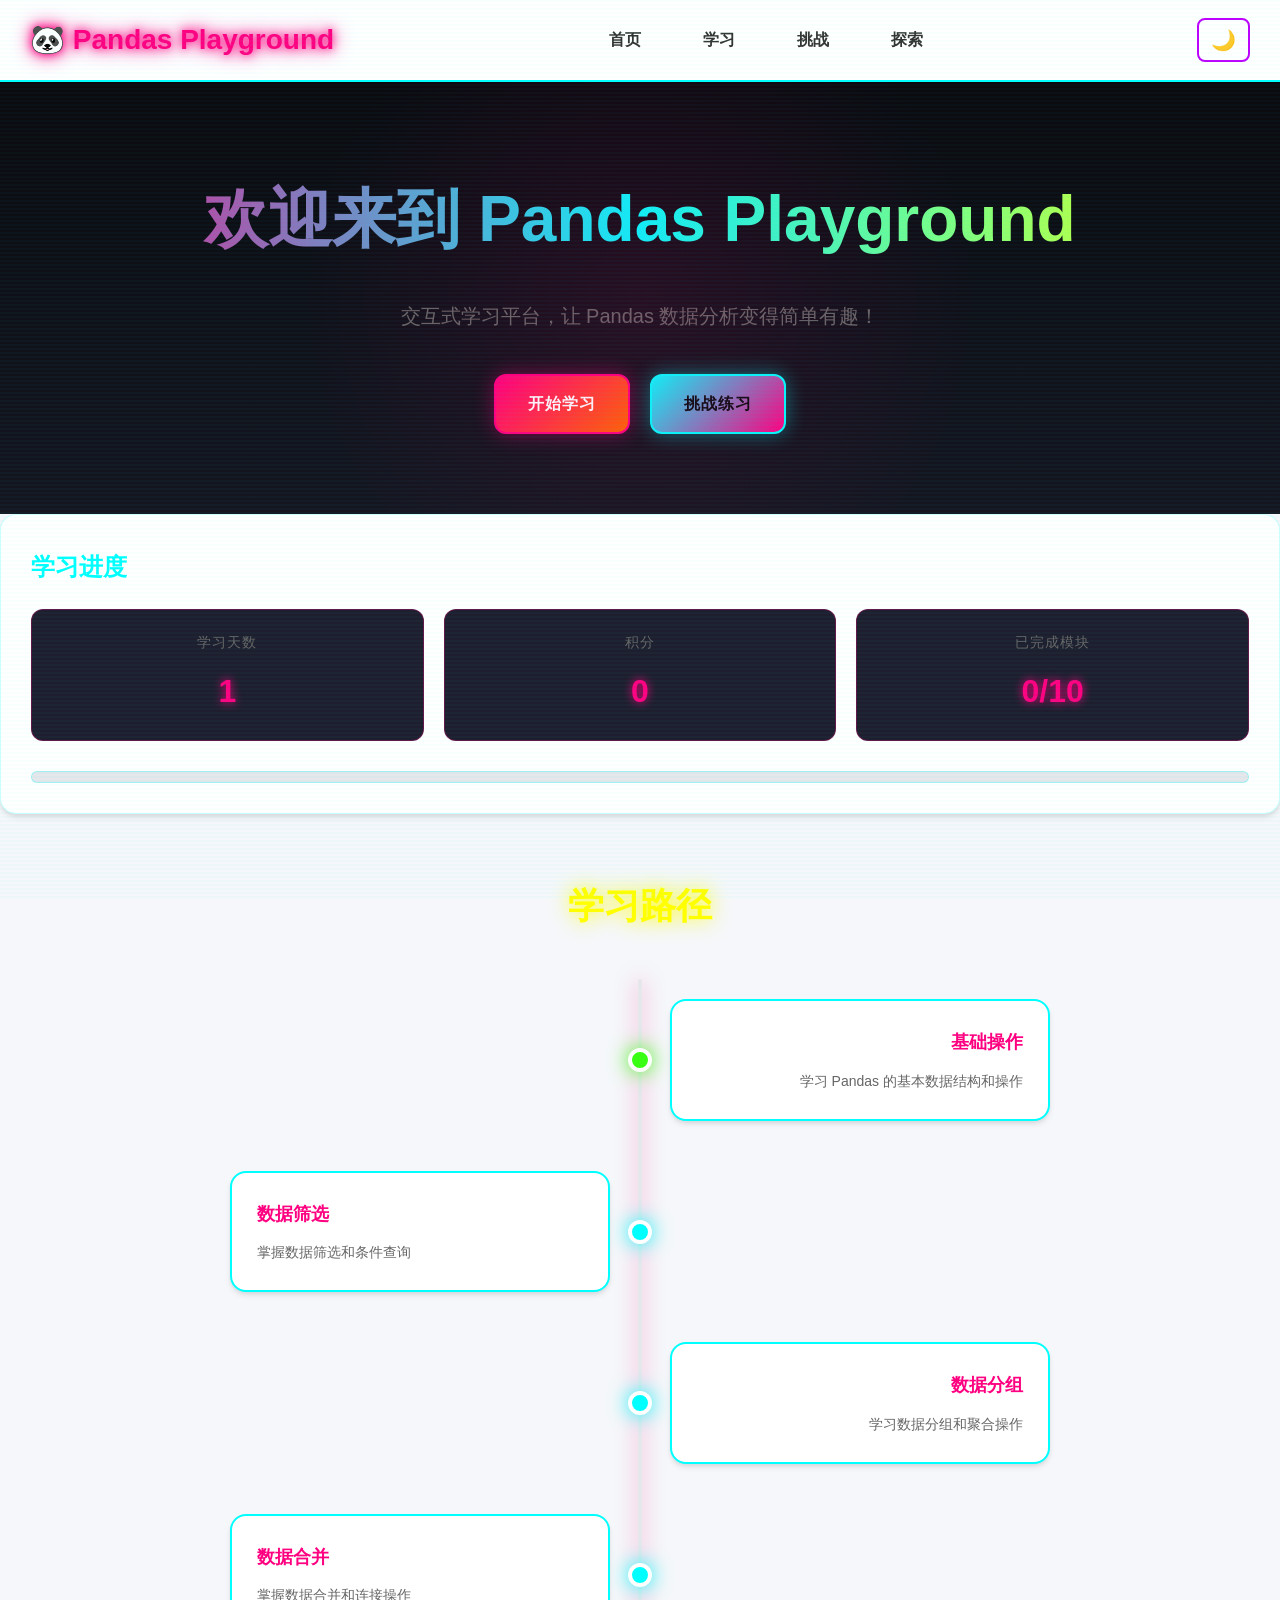
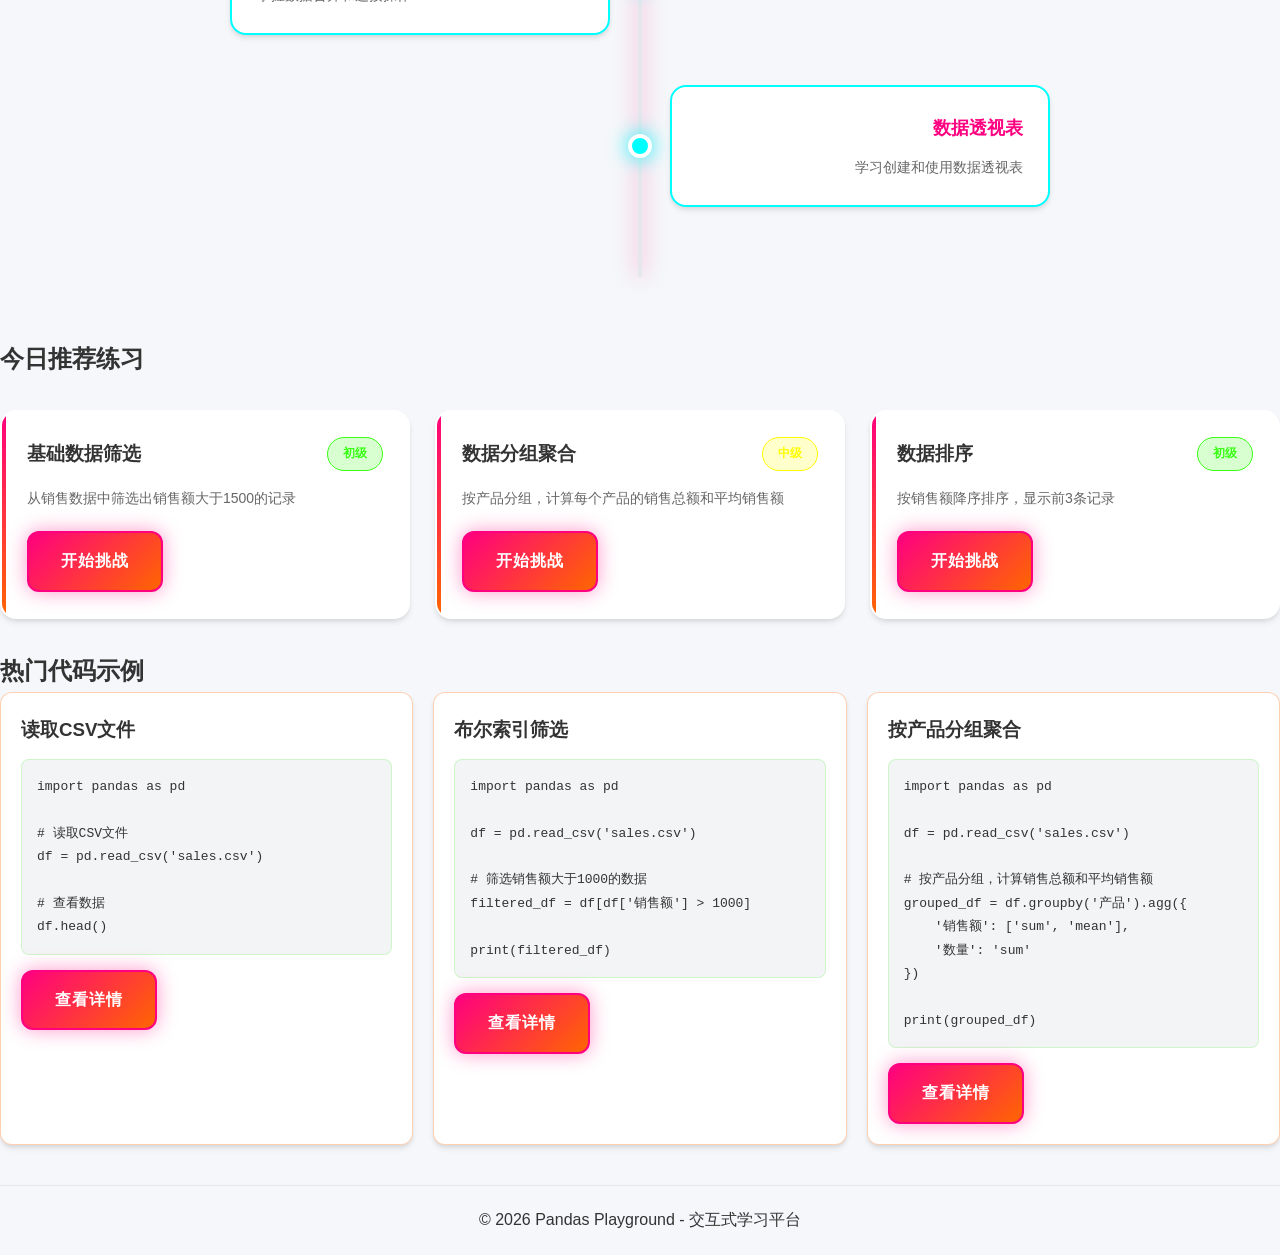
<file: index.html>
<!DOCTYPE html>
<html lang="zh-CN">
<head>
  <meta charset="UTF-8">
  <meta name="viewport" content="width=device-width, initial-scale=1.0">
  <title>Pandas Playground - 交互式学习平台</title>
  <link rel="stylesheet" href="css/style.css">
  <link rel="stylesheet" href="css/themes.css">
  <link href="https://fonts.googleapis.com/css2?family=Inter:wght@300;400;500;600;700&display=swap" rel="stylesheet">
</head>
<body>
  <!-- 导航栏 -->
  <nav class="navbar">
    <div class="container navbar-container">
      <a href="index.html" class="navbar-logo">
        🐼 Pandas Playground
      </a>
      <ul class="navbar-menu">
        <li><a href="index.html">首页</a></li>
        <li><a href="learn.html">学习</a></li>
        <li><a href="challenges.html">挑战</a></li>
        <li><a href="explore.html">探索</a></li>
      </ul>
      <button class="theme-toggle" title="切换主题">🌙</button>
      <button class="navbar-toggle" title="菜单">☰</button>
    </div>
  </nav>

  <!-- 英雄区域 -->
  <section class="hero">
    <div class="container">
      <h1>欢迎来到 Pandas Playground</h1>
      <p>交互式学习平台，让 Pandas 数据分析变得简单有趣！</p>
      <div class="hero-buttons">
        <a href="learn.html" class="btn btn-primary">开始学习</a>
        <a href="challenges.html" class="btn btn-secondary">挑战练习</a>
      </div>
    </div>
  </section>

  <!-- 学习进度 -->
  <section class="container">
    <div class="card">
      <h2>学习进度</h2>
      <div class="progress-info">
        <div class="progress-item">
          <span class="progress-label">学习天数</span>
          <span class="progress-value learning-days">0</span>
        </div>
        <div class="progress-item">
          <span class="progress-label">积分</span>
          <span class="progress-value points">0</span>
        </div>
        <div class="progress-item">
          <span class="progress-label">已完成模块</span>
          <span class="progress-value completed-modules">0/10</span>
        </div>
      </div>
      <div class="progress-container">
        <div class="progress-bar"></div>
      </div>
    </div>
  </section>

  <!-- 学习路径 -->
  <section class="container learning-path">
    <h2>学习路径</h2>
    <div class="path-timeline">
      <div class="path-item completed">
        <div class="path-content">
          <h3>基础操作</h3>
          <p>学习 Pandas 的基本数据结构和操作</p>
        </div>
        <div class="path-dot"></div>
      </div>
      <div class="path-item">
        <div class="path-content">
          <h3>数据筛选</h3>
          <p>掌握数据筛选和条件查询</p>
        </div>
        <div class="path-dot"></div>
      </div>
      <div class="path-item">
        <div class="path-content">
          <h3>数据分组</h3>
          <p>学习数据分组和聚合操作</p>
        </div>
        <div class="path-dot"></div>
      </div>
      <div class="path-item">
        <div class="path-content">
          <h3>数据合并</h3>
          <p>掌握数据合并和连接操作</p>
        </div>
        <div class="path-dot"></div>
      </div>
      <div class="path-item">
        <div class="path-content">
          <h3>数据透视表</h3>
          <p>学习创建和使用数据透视表</p>
        </div>
        <div class="path-dot"></div>
      </div>
    </div>
  </section>

  <!-- 推荐练习 -->
  <section class="container">
    <h2>今日推荐练习</h2>
    <div class="challenges-list">
      <div class="challenge-card">
        <div class="challenge-header">
          <h3 class="challenge-title">基础数据筛选</h3>
          <span class="challenge-difficulty difficulty-easy">初级</span>
        </div>
        <p class="challenge-description">从销售数据中筛选出销售额大于1500的记录</p>
        <a href="challenges.html" class="btn btn-primary">开始挑战</a>
      </div>
      <div class="challenge-card">
        <div class="challenge-header">
          <h3 class="challenge-title">数据分组聚合</h3>
          <span class="challenge-difficulty difficulty-medium">中级</span>
        </div>
        <p class="challenge-description">按产品分组，计算每个产品的销售总额和平均销售额</p>
        <a href="challenges.html" class="btn btn-primary">开始挑战</a>
      </div>
      <div class="challenge-card">
        <div class="challenge-header">
          <h3 class="challenge-title">数据排序</h3>
          <span class="challenge-difficulty difficulty-easy">初级</span>
        </div>
        <p class="challenge-description">按销售额降序排序，显示前3条记录</p>
        <a href="challenges.html" class="btn btn-primary">开始挑战</a>
      </div>
    </div>
  </section>

  <!-- 热门代码示例 -->
  <section class="container">
    <h2>热门代码示例</h2>
    <div class="examples-list">
      <div class="example-item">
        <h3 class="example-title">读取CSV文件</h3>
        <pre class="example-code">import pandas as pd

# 读取CSV文件
df = pd.read_csv('sales.csv')

# 查看数据
df.head()</pre>
        <a href="learn.html" class="btn btn-primary">查看详情</a>
      </div>
      <div class="example-item">
        <h3 class="example-title">布尔索引筛选</h3>
        <pre class="example-code">import pandas as pd

df = pd.read_csv('sales.csv')

# 筛选销售额大于1000的数据
filtered_df = df[df['销售额'] > 1000]

print(filtered_df)</pre>
        <a href="learn.html" class="btn btn-primary">查看详情</a>
      </div>
      <div class="example-item">
        <h3 class="example-title">按产品分组聚合</h3>
        <pre class="example-code">import pandas as pd

df = pd.read_csv('sales.csv')

# 按产品分组，计算销售总额和平均销售额
grouped_df = df.groupby('产品').agg({
    '销售额': ['sum', 'mean'],
    '数量': 'sum'
})

print(grouped_df)</pre>
        <a href="learn.html" class="btn btn-primary">查看详情</a>
      </div>
    </div>
  </section>

  <!-- 页脚 -->
  <footer class="container" style="margin-top: 40px; padding: 20px 0; text-align: center; border-top: 1px solid #e5e7eb;">
    <p>&copy; 2026 Pandas Playground - 交互式学习平台</p>
  </footer>

  <!-- 脚本 -->
  <script src="js/main.js"></script>
</body>
</html>
</file>
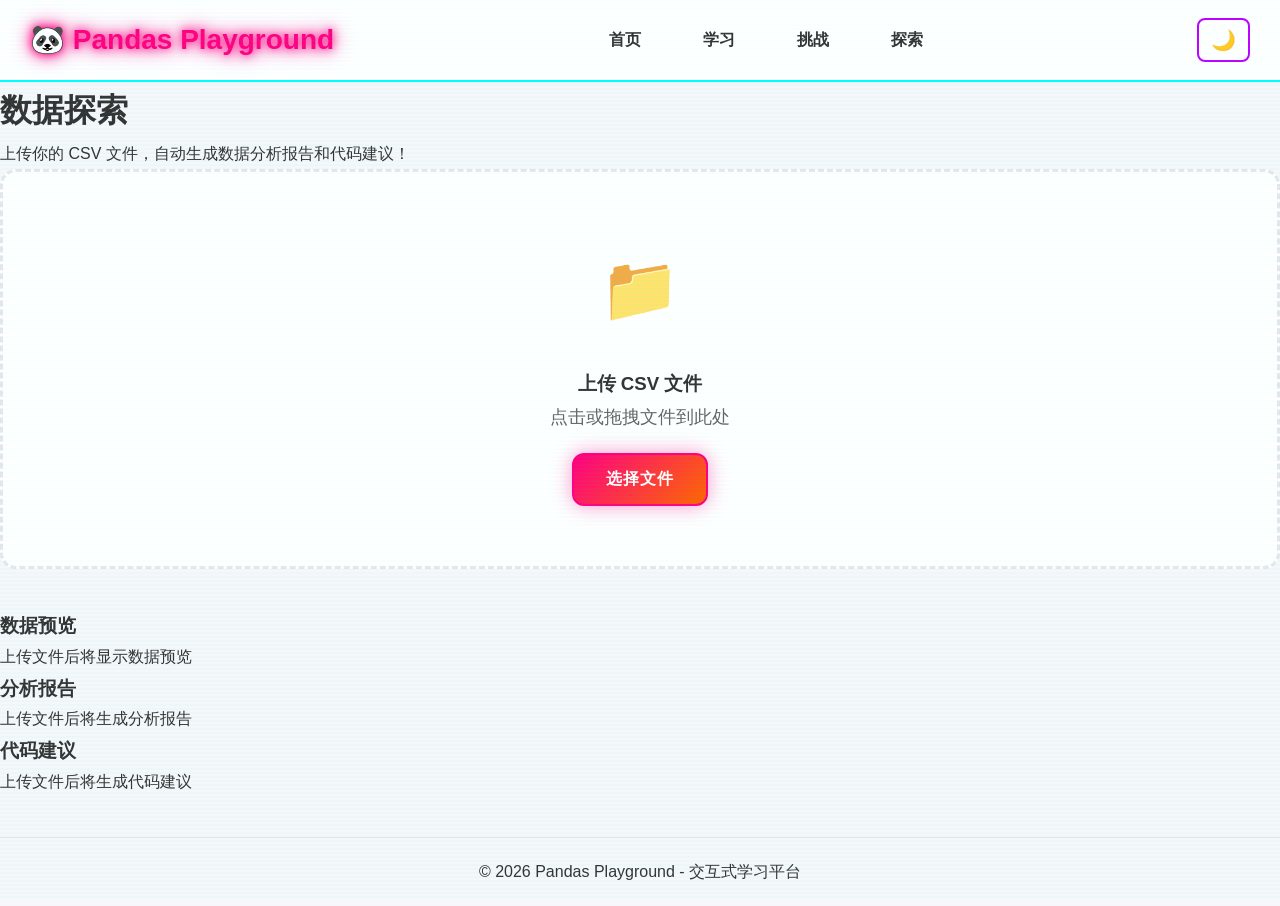
<file: explore.html>
<!DOCTYPE html>
<html lang="zh-CN">
<head>
  <meta charset="UTF-8">
  <meta name="viewport" content="width=device-width, initial-scale=1.0">
  <title>数据探索 - Pandas Playground</title>
  <link rel="stylesheet" href="css/style.css">
  <link rel="stylesheet" href="css/themes.css">
  <link href="https://fonts.googleapis.com/css2?family=Inter:wght@300;400;500;600;700&display=swap" rel="stylesheet">
</head>
<body>
  <!-- 导航栏 -->
  <nav class="navbar">
    <div class="container navbar-container">
      <a href="index.html" class="navbar-logo">
        🐼 Pandas Playground
      </a>
      <ul class="navbar-menu">
        <li><a href="index.html">首页</a></li>
        <li><a href="learn.html">学习</a></li>
        <li><a href="challenges.html">挑战</a></li>
        <li><a href="explore.html">探索</a></li>
      </ul>
      <button class="theme-toggle" title="切换主题">🌙</button>
      <button class="navbar-toggle" title="菜单">☰</button>
    </div>
  </nav>

  <!-- 主内容 -->
  <div class="container">
    <h1>数据探索</h1>
    <p>上传你的 CSV 文件，自动生成数据分析报告和代码建议！</p>

    <!-- CSV 上传 -->
    <section class="explore-container">
      <div class="upload-area">
        <input type="file" id="csv-file" accept=".csv" style="display: none;">
        <div class="upload-icon">📁</div>
        <h3>上传 CSV 文件</h3>
        <p class="upload-text">点击或拖拽文件到此处</p>
        <button class="btn btn-primary">选择文件</button>
      </div>
    </section>

    <!-- 数据预览 -->
    <section class="data-preview">
      <h3>数据预览</h3>
      <p>上传文件后将显示数据预览</p>
    </section>

    <!-- 分析报告 -->
    <section class="analysis-report">
      <h3>分析报告</h3>
      <p>上传文件后将生成分析报告</p>
      <button class="btn btn-secondary" onclick="downloadAnalysisReport()" style="margin-top: 10px; display: none;">下载报告</button>
    </section>

    <!-- 代码建议 -->
    <section class="code-suggestions">
      <h3>代码建议</h3>
      <p>上传文件后将生成代码建议</p>
      <button class="btn btn-secondary" onclick="downloadCodeSuggestions()" style="margin-top: 10px; display: none;">下载代码</button>
    </section>
  </div>

  <!-- 页脚 -->
  <footer class="container" style="margin-top: 40px; padding: 20px 0; text-align: center; border-top: 1px solid #e5e7eb;">
    <p>&copy; 2026 Pandas Playground - 交互式学习平台</p>
  </footer>

  <!-- 脚本 -->
  <script src="js/main.js"></script>
  <script src="js/explore.js"></script>
</body>
</html>
</file>
<file: css/style.css>
/* 全局重置和基础样式 */
* {
  margin: 0;
  padding: 0;
  box-sizing: border-box;
}

:root {
  --neon-pink: #ff0080;
  --neon-cyan: #00ffff;
  --neon-yellow: #ffff00;
  --neon-green: #39ff14;
  --neon-purple: #bf00ff;
  --neon-orange: #ff6600;
  --dark-bg: #0a0a0f;
  --dark-secondary: #151520;
  --dark-tertiary: #1e1e2e;
  --text-primary: #ffffff;
  --text-secondary: #b0b0b0;
  --gradient-1: linear-gradient(135deg, #ff0080 0%, #ff6600 100%);
  --gradient-2: linear-gradient(135deg, #00ffff 0%, #ff0080 100%);
  --gradient-3: linear-gradient(135deg, #bf00ff 0%, #00ffff 100%);
}

body {
  font-family: 'Orbitron', 'Rajdhani', 'Noto Sans SC', sans-serif;
  background: var(--dark-bg);
  color: var(--text-primary);
  line-height: 1.8;
  min-height: 100vh;
  overflow-x: hidden;
}

body::before {
  content: '';
  position: fixed;
  top: 0;
  left: 0;
  width: 100%;
  height: 100%;
  background: 
    repeating-linear-gradient(
      0deg,
      transparent,
      transparent 2px,
      rgba(0, 255, 255, 0.03) 2px,
      rgba(0, 255, 255, 0.03) 4px
    );
  pointer-events: none;
  z-index: 9999;
}

/* 导航栏样式 */
.navbar {
  background: rgba(10, 10, 15, 0.95);
  backdrop-filter: blur(10px);
  border-bottom: 2px solid var(--neon-cyan);
  padding: 15px 0;
  position: sticky;
  top: 0;
  z-index: 1000;
  box-shadow: 0 0 20px rgba(0, 255, 255, 0.3);
}

.navbar-container {
  max-width: 1400px;
  margin: 0 auto;
  padding: 0 30px;
  display: flex;
  justify-content: space-between;
  align-items: center;
}

.navbar-logo {
  font-size: 28px;
  font-weight: 900;
  color: var(--neon-pink);
  text-decoration: none;
  text-shadow: 0 0 10px var(--neon-pink), 0 0 20px var(--neon-pink);
  display: flex;
  align-items: center;
  gap: 12px;
  font-family: 'Orbitron', sans-serif;
}

.navbar-logo .panda-icon {
  font-size: 36px;
  animation: pandaBounce 2s ease-in-out infinite;
}

@keyframes pandaBounce {
  0%, 100% { transform: translateY(0); }
  50% { transform: translateY(-5px); }
}

.navbar-menu {
  display: flex;
  list-style: none;
  gap: 30px;
}

.navbar-menu li a {
  text-decoration: none;
  color: var(--text-primary);
  font-weight: 600;
  font-size: 16px;
  padding: 8px 16px;
  border-radius: 8px;
  transition: all 0.3s ease;
  position: relative;
}

.navbar-menu li a::before {
  content: '';
  position: absolute;
  bottom: 0;
  left: 50%;
  transform: translateX(-50%);
  width: 0;
  height: 2px;
  background: var(--gradient-2);
  transition: width 0.3s ease;
}

.navbar-menu li a:hover {
  color: var(--neon-cyan);
  text-shadow: 0 0 10px var(--neon-cyan);
}

.navbar-menu li a:hover::before {
  width: 80%;
}

.navbar-toggle {
  display: none;
  background: none;
  border: 2px solid var(--neon-cyan);
  font-size: 24px;
  cursor: pointer;
  color: var(--neon-cyan);
  padding: 8px;
  border-radius: 8px;
}

.theme-toggle {
  background: none;
  border: 2px solid var(--neon-purple);
  font-size: 20px;
  cursor: pointer;
  color: var(--neon-purple);
  padding: 8px 12px;
  border-radius: 8px;
  transition: all 0.3s ease;
}

.theme-toggle:hover {
  background: var(--neon-purple);
  color: var(--dark-bg);
  box-shadow: 0 0 20px var(--neon-purple);
}

/* 英雄区域 */
.hero {
  padding: 80px 0;
  text-align: center;
  background: linear-gradient(180deg, var(--dark-bg) 0%, var(--dark-secondary) 100%);
  position: relative;
  overflow: hidden;
}

.hero::before {
  content: '';
  position: absolute;
  top: 0;
  left: 0;
  right: 0;
  bottom: 0;
  background: radial-gradient(circle at 50% 50%, rgba(255, 0, 128, 0.1) 0%, transparent 50%);
  pointer-events: none;
}

.hero h1 {
  font-size: 64px;
  font-weight: 900;
  margin-bottom: 20px;
  background: linear-gradient(90deg, var(--neon-pink), var(--neon-cyan), var(--neon-yellow));
  -webkit-background-clip: text;
  -webkit-text-fill-color: transparent;
  background-clip: text;
  text-shadow: none;
  font-family: 'Orbitron', sans-serif;
  animation: glow 2s ease-in-out infinite alternate;
}

@keyframes glow {
  from { filter: drop-shadow(0 0 20px rgba(255, 0, 128, 0.5)); }
  to { filter: drop-shadow(0 0 40px rgba(0, 255, 255, 0.5)); }
}

.hero p {
  font-size: 20px;
  max-width: 700px;
  margin: 0 auto 40px;
  color: var(--text-secondary);
}

.hero-buttons {
  display: flex;
  gap: 20px;
  justify-content: center;
}

/* 按钮样式 */
.btn {
  display: inline-block;
  padding: 14px 32px;
  border: none;
  border-radius: 12px;
  font-size: 16px;
  font-weight: 700;
  cursor: pointer;
  transition: all 0.3s ease;
  text-decoration: none;
  text-align: center;
  font-family: 'Rajdhani', sans-serif;
  text-transform: uppercase;
  letter-spacing: 1px;
}

.btn-primary {
  background: var(--gradient-1);
  color: white;
  border: 2px solid var(--neon-pink);
  box-shadow: 0 0 20px rgba(255, 0, 128, 0.4);
}

.btn-primary:hover {
  transform: translateY(-3px);
  box-shadow: 0 10px 30px rgba(255, 0, 128, 0.6);
}

.btn-secondary {
  background: var(--gradient-2);
  color: var(--dark-bg);
  border: 2px solid var(--neon-cyan);
  box-shadow: 0 0 20px rgba(0, 255, 255, 0.4);
}

.btn-secondary:hover {
  transform: translateY(-3px);
  box-shadow: 0 10px 30px rgba(0, 255, 255, 0.6);
}

.btn-outline {
  background: transparent;
  border: 2px solid var(--neon-cyan);
  color: var(--neon-cyan);
}

.btn-outline:hover {
  background: rgba(0, 255, 255, 0.1);
  box-shadow: 0 0 20px rgba(0, 255, 255, 0.4);
}

.btn-small {
  padding: 8px 16px;
  font-size: 14px;
}

/* 卡片样式 */
.card {
  background: var(--dark-secondary);
  border-radius: 16px;
  padding: 30px;
  margin-bottom: 30px;
  border: 1px solid rgba(0, 255, 255, 0.2);
  box-shadow: 0 0 20px rgba(0, 255, 255, 0.1);
  transition: all 0.3s ease;
}

.card:hover {
  transform: translateY(-5px);
  border-color: var(--neon-cyan);
  box-shadow: 0 10px 40px rgba(0, 255, 255, 0.2);
}

.card h2, .card h3 {
  color: var(--neon-cyan);
  margin-bottom: 20px;
  font-family: 'Orbitron', sans-serif;
}

/* 进度信息 */
.progress-info {
  display: grid;
  grid-template-columns: repeat(3, 1fr);
  gap: 20px;
  margin-bottom: 30px;
}

.progress-item {
  text-align: center;
  padding: 20px;
  background: var(--dark-tertiary);
  border-radius: 12px;
  border: 1px solid rgba(255, 0, 128, 0.3);
}

.progress-label {
  display: block;
  font-size: 14px;
  color: var(--text-secondary);
  margin-bottom: 8px;
  text-transform: uppercase;
  letter-spacing: 1px;
}

.progress-value {
  font-size: 32px;
  font-weight: 900;
  color: var(--neon-pink);
  text-shadow: 0 0 10px var(--neon-pink);
  font-family: 'Orbitron', sans-serif;
}

.progress-container {
  width: 100%;
  height: 12px;
  background: var(--dark-tertiary);
  border-radius: 20px;
  overflow: hidden;
  border: 1px solid rgba(0, 255, 255, 0.3);
}

.progress-bar {
  height: 100%;
  background: linear-gradient(90deg, var(--neon-pink), var(--neon-cyan));
  border-radius: 20px;
  transition: width 0.5s ease;
  box-shadow: 0 0 10px var(--neon-pink);
}

/* 学习路径 */
.learning-path {
  margin: 60px 0;
}

.learning-path h2 {
  text-align: center;
  margin-bottom: 40px;
  font-size: 36px;
  color: var(--neon-yellow);
  text-shadow: 0 0 20px var(--neon-yellow);
}

.path-timeline {
  position: relative;
  max-width: 900px;
  margin: 0 auto;
  padding: 20px 0;
}

.path-timeline::before {
  content: '';
  position: absolute;
  top: 0;
  left: 50%;
  transform: translateX(-50%);
  width: 4px;
  height: 100%;
  background: linear-gradient(180deg, var(--neon-pink), var(--neon-cyan), var(--neon-yellow));
  border-radius: 2px;
  box-shadow: 0 0 20px rgba(255, 0, 128, 0.5);
}

.path-item {
  position: relative;
  margin-bottom: 50px;
  display: flex;
  align-items: center;
}

.path-item:nth-child(odd) {
  flex-direction: row-reverse;
  text-align: right;
}

.path-content {
  flex: 1;
  max-width: 380px;
  padding: 25px;
  background: var(--dark-secondary);
  border-radius: 16px;
  border: 2px solid var(--neon-cyan);
  box-shadow: 0 0 20px rgba(0, 255, 255, 0.2);
  margin: 0 40px;
  position: relative;
  transition: all 0.3s ease;
}

.path-content:hover {
  transform: scale(1.05);
  box-shadow: 0 0 40px rgba(0, 255, 255, 0.4);
}

.path-content h3 {
  color: var(--neon-pink);
  margin-bottom: 10px;
  font-family: 'Orbitron', sans-serif;
  font-size: 18px;
}

.path-content p {
  color: var(--text-secondary);
  font-size: 14px;
}

.path-dot {
  position: absolute;
  left: 50%;
  transform: translateX(-50%);
  width: 24px;
  height: 24px;
  border-radius: 50%;
  background: var(--neon-cyan);
  border: 4px solid var(--dark-bg);
  box-shadow: 0 0 20px var(--neon-cyan);
  z-index: 1;
}

.path-item.completed .path-dot {
  background: var(--neon-green);
  box-shadow: 0 0 20px var(--neon-green);
}

/* 数据集卡片 */
.datasets-grid {
  display: grid;
  grid-template-columns: repeat(auto-fill, minmax(280px, 1fr));
  gap: 25px;
  margin: 30px 0;
}

.dataset-card {
  background: var(--dark-secondary);
  border-radius: 16px;
  padding: 25px;
  cursor: pointer;
  transition: all 0.3s ease;
  border: 2px solid transparent;
  position: relative;
  overflow: hidden;
}

.dataset-card::before {
  content: '';
  position: absolute;
  top: 0;
  left: -100%;
  width: 100%;
  height: 100%;
  background: linear-gradient(90deg, transparent, rgba(0, 255, 255, 0.1), transparent);
  transition: left 0.5s ease;
}

.dataset-card:hover::before {
  left: 100%;
}

.dataset-card:hover {
  transform: translateY(-5px);
  border-color: var(--neon-cyan);
  box-shadow: 0 10px 30px rgba(0, 255, 255, 0.3);
}

.dataset-card.active {
  border-color: var(--neon-green);
  box-shadow: 0 0 30px rgba(57, 255, 20, 0.3);
}

.dataset-name {
  font-weight: 700;
  margin-bottom: 12px;
  color: var(--neon-yellow);
  font-family: 'Orbitron', sans-serif;
  font-size: 18px;
}

.dataset-description {
  font-size: 14px;
  color: var(--text-secondary);
  margin-bottom: 15px;
}

.dataset-fields {
  padding-top: 15px;
  border-top: 1px solid rgba(255, 255, 255, 0.1);
  font-size: 13px;
  color: var(--neon-cyan);
}

/* 代码编辑器 */
.editor-container {
  margin: 30px 0;
  background: var(--dark-secondary);
  border-radius: 16px;
  overflow: hidden;
  border: 2px solid var(--neon-purple);
  box-shadow: 0 0 30px rgba(191, 0, 255, 0.3);
}

.editor-header {
  display: flex;
  justify-content: space-between;
  align-items: center;
  background: var(--dark-tertiary);
  padding: 15px 25px;
  border-bottom: 2px solid var(--neon-purple);
}

.editor-title {
  font-weight: 700;
  color: var(--neon-purple);
  font-family: 'Orbitron', sans-serif;
}

.editor-actions {
  display: flex;
  gap: 12px;
}

#editor, #challenge-editor {
  height: 450px;
  font-size: 15px;
}

.CodeMirror {
  height: 100%;
  font-family: 'Fira Code', 'Consolas', monospace;
  font-size: 15px;
  background: var(--dark-tertiary) !important;
}

.CodeMirror-gutters {
  background: var(--dark-tertiary) !important;
  border-right: 1px solid var(--neon-purple) !important;
}

.editor-output {
  margin-top: 0;
  background: var(--dark-tertiary);
  padding: 25px;
  min-height: 250px;
  border-top: 2px solid var(--neon-purple);
  font-family: 'Fira Code', monospace;
  font-size: 14px;
}

.editor-output h3 {
  color: var(--neon-green);
  margin-bottom: 15px;
  font-family: 'Orbitron', sans-serif;
}

.editor-output table {
  width: 100%;
  border-collapse: collapse;
  margin-top: 15px;
}

.editor-output th, .editor-output td {
  padding: 12px;
  text-align: left;
  border: 1px solid rgba(0, 255, 255, 0.3);
}

.editor-output th {
  background: var(--dark-bg);
  color: var(--neon-cyan);
  font-weight: 600;
}

.editor-output tr:hover {
  background: rgba(0, 255, 255, 0.05);
}

/* 代码示例 */
.examples-container {
  margin: 30px 0;
}

.examples-tabs {
  display: flex;
  gap: 12px;
  margin-bottom: 25px;
  flex-wrap: wrap;
}

.example-tab {
  padding: 10px 20px;
  background: var(--dark-secondary);
  border: 2px solid var(--neon-orange);
  border-radius: 8px;
  cursor: pointer;
  transition: all 0.3s ease;
  color: var(--neon-orange);
  font-weight: 600;
  font-family: 'Rajdhani', sans-serif;
}

.example-tab:hover {
  background: rgba(255, 102, 0, 0.1);
  transform: translateY(-2px);
}

.example-tab.active {
  background: var(--neon-orange);
  color: var(--dark-bg);
  box-shadow: 0 0 20px rgba(255, 102, 0, 0.4);
}

.examples-list {
  display: grid;
  grid-template-columns: repeat(auto-fill, minmax(350px, 1fr));
  gap: 20px;
}

.example-item {
  background: var(--dark-secondary);
  border-radius: 12px;
  padding: 20px;
  border: 1px solid rgba(255, 102, 0, 0.3);
  transition: all 0.3s ease;
}

.example-item:hover {
  transform: translateY(-3px);
  border-color: var(--neon-orange);
  box-shadow: 0 10px 30px rgba(255, 102, 0, 0.2);
}

.example-title {
  font-weight: 700;
  margin-bottom: 12px;
  color: var(--neon-orange);
  font-family: 'Orbitron', sans-serif;
}

.example-code {
  font-family: 'Fira Code', monospace;
  font-size: 13px;
  background: var(--dark-bg);
  padding: 15px;
  border-radius: 8px;
  margin-bottom: 15px;
  overflow-x: auto;
  color: var(--neon-green);
  border: 1px solid rgba(57, 255, 20, 0.2);
}

/* 函数速查表 */
.cheatsheet-container {
  position: sticky;
  top: 100px;
  background: var(--dark-secondary);
  border-radius: 16px;
  padding: 25px;
  border: 2px solid var(--neon-yellow);
  box-shadow: 0 0 20px rgba(255, 255, 0, 0.2);
  max-height: calc(100vh - 120px);
  overflow-y: auto;
}

.cheatsheet-title {
  font-weight: 700;
  margin-bottom: 20px;
  color: var(--neon-yellow);
  font-family: 'Orbitron', sans-serif;
  font-size: 20px;
}

.cheatsheet-category {
  margin-bottom: 20px;
}

.cheatsheet-category-title {
  font-weight: 600;
  margin-bottom: 12px;
  color: var(--neon-yellow);
  cursor: pointer;
  display: flex;
  justify-content: space-between;
  align-items: center;
  padding: 10px;
  background: var(--dark-tertiary);
  border-radius: 8px;
  transition: all 0.3s ease;
}

.cheatsheet-category-title:hover {
  background: rgba(255, 255, 0, 0.1);
}

.cheatsheet-functions {
  list-style: none;
  margin-left: 10px;
  max-height: 0;
  overflow: hidden;
  transition: max-height 0.3s ease;
}

.cheatsheet-functions.expanded {
  max-height: 600px;
}

.cheatsheet-function {
  margin-bottom: 8px;
  cursor: pointer;
  padding: 8px 12px;
  border-radius: 6px;
  transition: all 0.2s ease;
  color: var(--text-secondary);
  font-size: 14px;
  font-family: 'Fira Code', monospace;
}

.cheatsheet-function:hover {
  background: var(--dark-tertiary);
  color: var(--neon-cyan);
  padding-left: 18px;
}

/* 挑战卡片 */
.challenges-list {
  display: grid;
  grid-template-columns: repeat(auto-fill, minmax(320px, 1fr));
  gap: 25px;
  margin: 30px 0;
}

.challenge-card {
  background: var(--dark-secondary);
  border-radius: 16px;
  padding: 25px;
  transition: all 0.3s ease;
  cursor: pointer;
  border: 2px solid transparent;
  position: relative;
  overflow: hidden;
}

.challenge-card::before {
  content: '';
  position: absolute;
  top: 0;
  left: 0;
  width: 4px;
  height: 100%;
  background: var(--gradient-1);
}

.challenge-card:hover {
  transform: translateY(-5px);
  border-color: var(--neon-pink);
  box-shadow: 0 10px 30px rgba(255, 0, 128, 0.3);
}

.challenge-card.completed {
  border-color: var(--neon-green);
}

.challenge-card.completed::before {
  background: var(--neon-green);
}

.challenge-header {
  display: flex;
  justify-content: space-between;
  align-items: center;
  margin-bottom: 15px;
}

.challenge-title {
  font-weight: 700;
  color: var(--text-primary);
  font-family: 'Orbitron', sans-serif;
}

.challenge-difficulty {
  padding: 5px 15px;
  border-radius: 20px;
  font-size: 12px;
  font-weight: 700;
  text-transform: uppercase;
}

.difficulty-easy {
  background: rgba(57, 255, 20, 0.2);
  color: var(--neon-green);
  border: 1px solid var(--neon-green);
}

.difficulty-medium {
  background: rgba(255, 255, 0, 0.2);
  color: var(--neon-yellow);
  border: 1px solid var(--neon-yellow);
}

.difficulty-hard {
  background: rgba(255, 0, 128, 0.2);
  color: var(--neon-pink);
  border: 1px solid var(--neon-pink);
}

.challenge-description {
  font-size: 14px;
  color: var(--text-secondary);
  margin-bottom: 20px;
}

/* 数据探索 */
.upload-area {
  border: 3px dashed var(--neon-cyan);
  border-radius: 16px;
  padding: 60px;
  text-align: center;
  margin-bottom: 40px;
  transition: all 0.3s ease;
  background: var(--dark-secondary);
  position: relative;
  overflow: hidden;
}

.upload-area::before {
  content: '';
  position: absolute;
  top: 0;
  left: -100%;
  width: 100%;
  height: 100%;
  background: linear-gradient(90deg, transparent, rgba(0, 255, 255, 0.05), transparent);
  transition: left 0.5s ease;
}

.upload-area:hover::before {
  left: 100%;
}

.upload-area:hover {
  border-color: var(--neon-pink);
  background: rgba(255, 0, 128, 0.05);
  transform: scale(1.02);
}

.upload-area.dragover {
  border-color: var(--neon-green);
  background: rgba(57, 255, 20, 0.1);
}

.upload-icon {
  font-size: 64px;
  margin-bottom: 20px;
  animation: pulse 2s ease-in-out infinite;
}

@keyframes pulse {
  0%, 100% { transform: scale(1); }
  50% { transform: scale(1.1); }
}

.upload-text {
  font-size: 18px;
  color: var(--text-secondary);
  margin-bottom: 20px;
}

/* 表格样式 */
.data-table {
  width: 100%;
  border-collapse: collapse;
  margin: 20px 0;
  border-radius: 12px;
  overflow: hidden;
  border: 1px solid rgba(0, 255, 255, 0.3);
}

.data-table th, .data-table td {
  padding: 15px;
  text-align: left;
  border-bottom: 1px solid rgba(0, 255, 255, 0.2);
}

.data-table th {
  background: var(--dark-tertiary);
  color: var(--neon-cyan);
  font-weight: 600;
  font-family: 'Orbitron', sans-serif;
}

.data-table tr:hover {
  background: rgba(0, 255, 255, 0.05);
}

/* 加载动画 */
.loading {
  display: flex;
  justify-content: center;
  align-items: center;
  padding: 60px;
}

.loading-panda {
  font-size: 80px;
  animation: pandaEat 1.5s ease-in-out infinite;
}

@keyframes pandaEat {
  0%, 100% { transform: rotate(0deg) scale(1); }
  25% { transform: rotate(-10deg) scale(1.1); }
  50% { transform: rotate(0deg) scale(1); }
  75% { transform: rotate(10deg) scale(1.1); }
}

.loading-text {
  color: var(--neon-cyan);
  font-size: 18px;
  margin-top: 20px;
  font-family: 'Orbitron', sans-serif;
  animation: blink 1s ease-in-out infinite;
}

@keyframes blink {
  0%, 100% { opacity: 1; }
  50% { opacity: 0.5; }
}

/* 庆祝特效 */
.confetti {
  position: fixed;
  width: 12px;
  height: 12px;
  border-radius: 50%;
  animation: confettiFall 3s ease-in-out forwards;
  z-index: 10000;
}

@keyframes confettiFall {
  0% {
    transform: translateY(-100vh) rotate(0deg);
    opacity: 1;
  }
  100% {
    transform: translateY(100vh) rotate(720deg);
    opacity: 0;
  }
}

/* 熊猫动画元素 */
.panda-float {
  position: fixed;
  font-size: 40px;
  animation: float 3s ease-in-out infinite;
  z-index: 100;
  pointer-events: none;
}

@keyframes float {
  0%, 100% { transform: translateY(0) rotate(0deg); }
  50% { transform: translateY(-20px) rotate(10deg); }
}

/* 霓虹发光效果 */
.neon-text {
  text-shadow: 
    0 0 5px currentColor,
    0 0 10px currentColor,
    0 0 20px currentColor,
    0 0 40px currentColor;
}

.neon-box {
  box-shadow: 
    0 0 5px currentColor,
    0 0 10px currentColor,
    0 0 20px currentColor;
}

/* 响应式设计 */
@media (max-width: 1024px) {
  .hero h1 {
    font-size: 48px;
  }
  
  .navbar-menu {
    position: fixed;
    top: 70px;
    left: 0;
    right: 0;
    background: var(--dark-secondary);
    flex-direction: column;
    align-items: center;
    padding: 30px;
    transform: translateY(-100%);
    transition: transform 0.3s ease;
    opacity: 0;
    visibility: hidden;
    border-bottom: 2px solid var(--neon-cyan);
  }
  
  .navbar-menu.active {
    transform: translateY(0);
    opacity: 1;
    visibility: visible;
  }
  
  .navbar-toggle {
    display: block;
  }
  
  .path-timeline::before {
    left: 20px;
  }
  
  .path-item {
    flex-direction: row !important;
    padding-left: 60px;
    text-align: left !important;
  }
  
  .path-dot {
    left: 20px;
  }
  
  .path-content {
    margin: 0 0 0 30px;
    max-width: 100%;
  }
  
  .progress-info {
    grid-template-columns: 1fr;
  }
  
  .datasets-grid,
  .examples-list,
  .challenges-list {
    grid-template-columns: 1fr;
  }
}

@media (max-width: 768px) {
  .hero h1 {
    font-size: 36px;
  }
  
  .hero p {
    font-size: 16px;
  }
  
  .hero-buttons {
    flex-direction: column;
    gap: 15px;
  }
  
  .btn {
    width: 100%;
    max-width: 300px;
  }
}

/* 滚动条样式 */
::-webkit-scrollbar {
  width: 10px;
}

::-webkit-scrollbar-track {
  background: var(--dark-tertiary);
}

::-webkit-scrollbar-thumb {
  background: var(--neon-purple);
  border-radius: 5px;
}

::-webkit-scrollbar-thumb:hover {
  background: var(--neon-cyan);
}

/* 功能模块卡片 */
.module-grid {
  display: grid;
  grid-template-columns: repeat(auto-fill, minmax(300px, 1fr));
  gap: 25px;
  margin: 30px 0;
}

.module-card {
  background: var(--dark-secondary);
  border-radius: 16px;
  padding: 30px;
  border: 2px solid transparent;
  transition: all 0.3s ease;
  cursor: pointer;
  position: relative;
  overflow: hidden;
}

.module-card::after {
  content: '';
  position: absolute;
  bottom: 0;
  left: 0;
  width: 100%;
  height: 4px;
  background: var(--gradient-1);
  transform: scaleX(0);
  transition: transform 0.3s ease;
}

.module-card:hover::after {
  transform: scaleX(1);
}

.module-card:hover {
  transform: translateY(-5px);
  border-color: var(--neon-pink);
  box-shadow: 0 10px 30px rgba(255, 0, 128, 0.3);
}

.module-icon {
  font-size: 48px;
  margin-bottom: 15px;
}

.module-title {
  font-size: 20px;
  font-weight: 700;
  color: var(--neon-cyan);
  margin-bottom: 10px;
  font-family: 'Orbitron', sans-serif;
}

.module-description {
  font-size: 14px;
  color: var(--text-secondary);
}

/* 测验组件 */
.quiz-container {
  background: var(--dark-secondary);
  border-radius: 16px;
  padding: 30px;
  border: 2px solid var(--neon-purple);
  margin: 20px 0;
}

.quiz-question {
  font-size: 18px;
  color: var(--text-primary);
  margin-bottom: 20px;
  font-weight: 600;
}

.quiz-options {
  display: flex;
  flex-direction: column;
  gap: 12px;
}

.quiz-option {
  padding: 15px 20px;
  background: var(--dark-tertiary);
  border: 2px solid var(--neon-purple);
  border-radius: 10px;
  cursor: pointer;
  transition: all 0.3s ease;
  color: var(--text-primary);
}

.quiz-option:hover {
  background: rgba(191, 0, 255, 0.1);
  border-color: var(--neon-cyan);
}

.quiz-option.correct {
  background: rgba(57, 255, 20, 0.2);
  border-color: var(--neon-green);
  color: var(--neon-green);
}

.quiz-option.incorrect {
  background: rgba(255, 0, 128, 0.2);
  border-color: var(--neon-pink);
  color: var(--neon-pink);
}

/* 熊猫助手 */
.panda-assistant {
  position: fixed;
  bottom: 30px;
  right: 30px;
  width: 70px;
  height: 70px;
  background: var(--gradient-1);
  border-radius: 50%;
  display: flex;
  align-items: center;
  justify-content: center;
  font-size: 36px;
  cursor: pointer;
  box-shadow: 0 0 30px rgba(255, 0, 128, 0.5);
  transition: all 0.3s ease;
  z-index: 1000;
  animation: bounce 2s ease-in-out infinite;
}

@keyframes bounce {
  0%, 100% { transform: translateY(0); }
  50% { transform: translateY(-10px); }
}

.panda-assistant:hover {
  transform: scale(1.1);
  box-shadow: 0 0 50px rgba(255, 0, 128, 0.7);
}

/* 熊猫提示气泡 */
.panda-tip {
  position: absolute;
  bottom: 90px;
  right: 0;
  background: var(--dark-secondary);
  border: 2px solid var(--neon-pink);
  border-radius: 12px;
  padding: 20px;
  max-width: 300px;
  box-shadow: 0 0 20px rgba(255, 0, 128, 0.3);
  animation: fadeIn 0.3s ease;
}

.panda-tip::after {
  content: '';
  position: absolute;
  bottom: -10px;
  right: 25px;
  width: 0;
  height: 0;
  border-left: 10px solid transparent;
  border-right: 10px solid transparent;
  border-top: 10px solid var(--neon-pink);
}

/* 徽章系统 */
.badge {
  display: inline-flex;
  align-items: center;
  gap: 8px;
  padding: 8px 16px;
  background: var(--gradient-2);
  border-radius: 20px;
  font-size: 14px;
  font-weight: 600;
  color: var(--dark-bg);
}

.badge-icon {
  font-size: 18px;
}

/* 代码片段收藏 */
.favorite-tag {
  display: inline-block;
  padding: 4px 12px;
  background: rgba(255, 255, 0, 0.2);
  border: 1px solid var(--neon-yellow);
  border-radius: 12px;
  font-size: 12px;
  color: var(--neon-yellow);
  margin-right: 8px;
  margin-bottom: 8px;
}

/* 动画类 */
.fade-in {
  animation: fadeIn 0.5s ease forwards;
}

@keyframes fadeIn {
  from { opacity: 0; transform: translateY(20px); }
  to { opacity: 1; transform: translateY(0); }
}

.slide-in-left {
  animation: slideInLeft 0.5s ease forwards;
}

@keyframes slideInLeft {
  from { opacity: 0; transform: translateX(-30px); }
  to { opacity: 1; transform: translateX(0); }
}

.scale-in {
  animation: scaleIn 0.3s ease forwards;
}

@keyframes scaleIn {
  from { opacity: 0; transform: scale(0.8); }
  to { opacity: 1; transform: scale(1); }
}

/* 工具提示 */
.tooltip {
  position: relative;
}

.tooltip::after {
  content: attr(data-tooltip);
  position: absolute;
  bottom: 100%;
  left: 50%;
  transform: translateX(-50%);
  padding: 8px 12px;
  background: var(--dark-tertiary);
  border: 1px solid var(--neon-cyan);
  border-radius: 6px;
  font-size: 12px;
  white-space: nowrap;
  opacity: 0;
  visibility: hidden;
  transition: all 0.3s ease;
}

.tooltip:hover::after {
  opacity: 1;
  visibility: visible;
  bottom: calc(100% + 10px);
}

/* 统计卡片 */
.stats-grid {
  display: grid;
  grid-template-columns: repeat(4, 1fr);
  gap: 20px;
  margin: 30px 0;
}

.stat-card {
  background: var(--dark-secondary);
  border-radius: 12px;
  padding: 25px;
  text-align: center;
  border: 1px solid rgba(0, 255, 255, 0.2);
  transition: all 0.3s ease;
}

.stat-card:hover {
  transform: translateY(-3px);
  border-color: var(--neon-cyan);
  box-shadow: 0 0 20px rgba(0, 255, 255, 0.3);
}

.stat-icon {
  font-size: 32px;
  margin-bottom: 10px;
}

.stat-value {
  font-size: 36px;
  font-weight: 900;
  color: var(--neon-pink);
  font-family: 'Orbitron', sans-serif;
}

.stat-label {
  font-size: 14px;
  color: var(--text-secondary);
  margin-top: 5px;
}

@media (max-width: 768px) {
  .stats-grid {
    grid-template-columns: repeat(2, 1fr);
  }
}

/* 快捷键提示 */
.shortcut-hint {
  display: inline-block;
  padding: 4px 8px;
  background: var(--dark-tertiary);
  border: 1px solid rgba(255, 255, 255, 0.2);
  border-radius: 4px;
  font-size: 12px;
  font-family: 'Fira Code', monospace;
  color: var(--text-secondary);
}

/* 标签页 */
.tab-container {
  margin: 30px 0;
}

.tab-header {
  display: flex;
  gap: 5px;
  margin-bottom: 20px;
  border-bottom: 2px solid var(--dark-tertiary);
}

.tab-button {
  padding: 12px 24px;
  background: none;
  border: none;
  color: var(--text-secondary);
  font-size: 16px;
  font-weight: 600;
  cursor: pointer;
  transition: all 0.3s ease;
  position: relative;
}

.tab-button::after {
  content: '';
  position: absolute;
  bottom: -2px;
  left: 0;
  width: 0;
  height: 2px;
  background: var(--gradient-1);
  transition: width 0.3s ease;
}

.tab-button:hover {
  color: var(--text-primary);
}

.tab-button.active {
  color: var(--neon-pink);
}

.tab-button.active::after {
  width: 100%;
}

.tab-content {
  display: none;
  animation: fadeIn 0.3s ease;
}

.tab-content.active {
  display: block;
}
</file>
<file: css/themes.css>
/* 主题变量 */
:root {
  /* 亮色主题 */
  --bg-primary: #f5f7fa;
  --bg-secondary: #ffffff;
  --bg-tertiary: #f3f4f6;
  --text-primary: #333333;
  --text-secondary: #666666;
  --text-tertiary: #9ca3af;
  --border-color: #e5e7eb;
  --accent-primary: #6366f1;
  --accent-secondary: #10b981;
  --accent-tertiary: #f59e0b;
  --accent-danger: #ef4444;
  --shadow-sm: 0 1px 2px 0 rgba(0, 0, 0, 0.05);
  --shadow-md: 0 4px 6px -1px rgba(0, 0, 0, 0.1), 0 2px 4px -1px rgba(0, 0, 0, 0.06);
  --shadow-lg: 0 10px 15px -3px rgba(0, 0, 0, 0.1), 0 4px 6px -2px rgba(0, 0, 0, 0.05);
  --border-radius-sm: 8px;
  --border-radius-md: 12px;
  --border-radius-lg: 16px;
}

/* 暗色主题 */
body.dark {
  --bg-primary: #1e1e2e;
  --bg-secondary: #2d2d3f;
  --bg-tertiary: #374151;
  --text-primary: #e2e8f0;
  --text-secondary: #a3a3a3;
  --text-tertiary: #6b7280;
  --border-color: #4b5563;
  --accent-primary: #818cf8;
  --accent-secondary: #34d399;
  --accent-tertiary: #fbbf24;
  --accent-danger: #f87171;
  --shadow-sm: 0 1px 2px 0 rgba(0, 0, 0, 0.3);
  --shadow-md: 0 4px 6px -1px rgba(0, 0, 0, 0.4), 0 2px 4px -1px rgba(0, 0, 0, 0.3);
  --shadow-lg: 0 10px 15px -3px rgba(0, 0, 0, 0.4), 0 4px 6px -2px rgba(0, 0, 0, 0.3);
}

/* 应用主题变量 */
body {
  background-color: var(--bg-primary);
  color: var(--text-primary);
  transition: all 0.3s ease;
}

.card {
  background: var(--bg-secondary);
  box-shadow: var(--shadow-md);
}

.card:hover {
  box-shadow: var(--shadow-lg);
}

.btn-primary {
  background-color: var(--accent-primary);
}

.btn-primary:hover {
  box-shadow: 0 4px 8px rgba(99, 102, 241, 0.3);
}

.btn-secondary {
  background-color: var(--accent-secondary);
}

.btn-secondary:hover {
  box-shadow: 0 4px 8px rgba(16, 185, 129, 0.3);
}

.btn-outline {
  border-color: var(--accent-primary);
  color: var(--accent-primary);
}

.btn-outline:hover {
  background-color: var(--accent-primary);
}

.navbar {
  background: var(--bg-secondary);
  box-shadow: var(--shadow-sm);
}

.navbar-menu li a {
  color: var(--text-primary);
}

.navbar-menu li a:hover {
  color: var(--accent-primary);
}

.navbar-toggle {
  color: var(--text-primary);
}

.theme-toggle {
  color: var(--text-primary);
}

.hero p {
  color: var(--text-secondary);
}

.path-timeline::before {
  background: var(--border-color);
}

.path-content {
  background: var(--bg-secondary);
  box-shadow: var(--shadow-md);
}

.path-item:nth-child(odd) .path-content::before {
  border-right-color: var(--bg-secondary);
}

.path-item:nth-child(even) .path-content::before {
  border-left-color: var(--bg-secondary);
}

.path-dot {
  border-color: var(--bg-secondary);
}

.editor-header {
  background: var(--bg-tertiary);
  border-bottom: 1px solid var(--border-color);
}

.editor-title {
  color: var(--text-primary);
}

.editor-output {
  background: var(--bg-secondary);
  box-shadow: var(--shadow-md);
}

.dataset-card {
  background: var(--bg-secondary);
  box-shadow: var(--shadow-md);
}

.dataset-card:hover {
  border-color: var(--accent-primary);
  box-shadow: var(--shadow-lg);
}

.dataset-card.active {
  border-color: var(--accent-secondary);
  box-shadow: 0 0 0 2px rgba(16, 185, 129, 0.2);
}

.dataset-name {
  color: var(--text-primary);
}

.dataset-description {
  color: var(--text-secondary);
}

.example-tab {
  background: var(--bg-tertiary);
  color: var(--text-primary);
}

.example-tab:hover {
  background: var(--border-color);
}

.example-tab.active {
  background: var(--accent-primary);
  color: white;
}

.example-item {
  background: var(--bg-secondary);
  box-shadow: var(--shadow-md);
}

.example-item:hover {
  box-shadow: var(--shadow-lg);
}

.example-title {
  color: var(--text-primary);
}

.example-code {
  background: var(--bg-tertiary);
  color: var(--text-primary);
}

.cheatsheet-container {
  background: var(--bg-secondary);
  box-shadow: var(--shadow-md);
}

.cheatsheet-title {
  color: var(--text-primary);
}

.cheatsheet-category-title {
  color: var(--accent-primary);
}

.cheatsheet-function {
  color: var(--text-primary);
}

.cheatsheet-function:hover {
  background-color: var(--bg-tertiary);
}

.challenge-card {
  background: var(--bg-secondary);
  box-shadow: var(--shadow-md);
}

.challenge-card:hover {
  border-color: var(--accent-primary);
  box-shadow: var(--shadow-lg);
}

.challenge-card.completed {
  border-color: var(--accent-secondary);
  box-shadow: 0 0 0 2px rgba(16, 185, 129, 0.2);
}

.challenge-title {
  color: var(--text-primary);
}

.challenge-description {
  color: var(--text-secondary);
}

.upload-area {
  border-color: var(--border-color);
  background: var(--bg-secondary);
}

.upload-area:hover {
  border-color: var(--accent-primary);
  background: rgba(99, 102, 241, 0.05);
}

.upload-area.dragover {
  border-color: var(--accent-secondary);
  background: rgba(16, 185, 129, 0.05);
}

.upload-icon {
  color: var(--text-tertiary);
}

.upload-text {
  color: var(--text-secondary);
}

.progress-container {
  background: var(--border-color);
}

.data-table {
  box-shadow: var(--shadow-md);
}

.data-table th {
  background-color: var(--bg-tertiary);
  color: var(--text-primary);
  border-bottom: 1px solid var(--border-color);
}

.data-table td {
  border-bottom: 1px solid var(--border-color);
}

.data-table tr:hover {
  background-color: var(--bg-tertiary);
}

/* 代码编辑器主题 */
.CodeMirror {
  height: 400px;
  font-family: 'Monaco', 'Menlo', monospace;
  font-size: 14px;
  line-height: 1.5;
  border-radius: 0 0 var(--border-radius-md) var(--border-radius-md);
}

body.dark .CodeMirror {
  background: var(--bg-tertiary);
  color: var(--text-primary);
}

/* 滚动条样式 */
::-webkit-scrollbar {
  width: 8px;
  height: 8px;
}

::-webkit-scrollbar-track {
  background: var(--bg-tertiary);
  border-radius: 4px;
}

::-webkit-scrollbar-thumb {
  background: var(--border-color);
  border-radius: 4px;
}

::-webkit-scrollbar-thumb:hover {
  background: var(--text-tertiary);
}

/* 加载动画 */
.loading-panda {
  filter: invert(0);
}

body.dark .loading-panda {
  filter: invert(1);
}

/* 响应式调整 */
@media (max-width: 768px) {
  .navbar-menu {
    background: var(--bg-secondary);
    box-shadow: var(--shadow-md);
  }
}

/* 过渡效果 */
* {
  transition: background-color 0.3s ease, border-color 0.3s ease, color 0.3s ease, box-shadow 0.3s ease;
}
</file>
